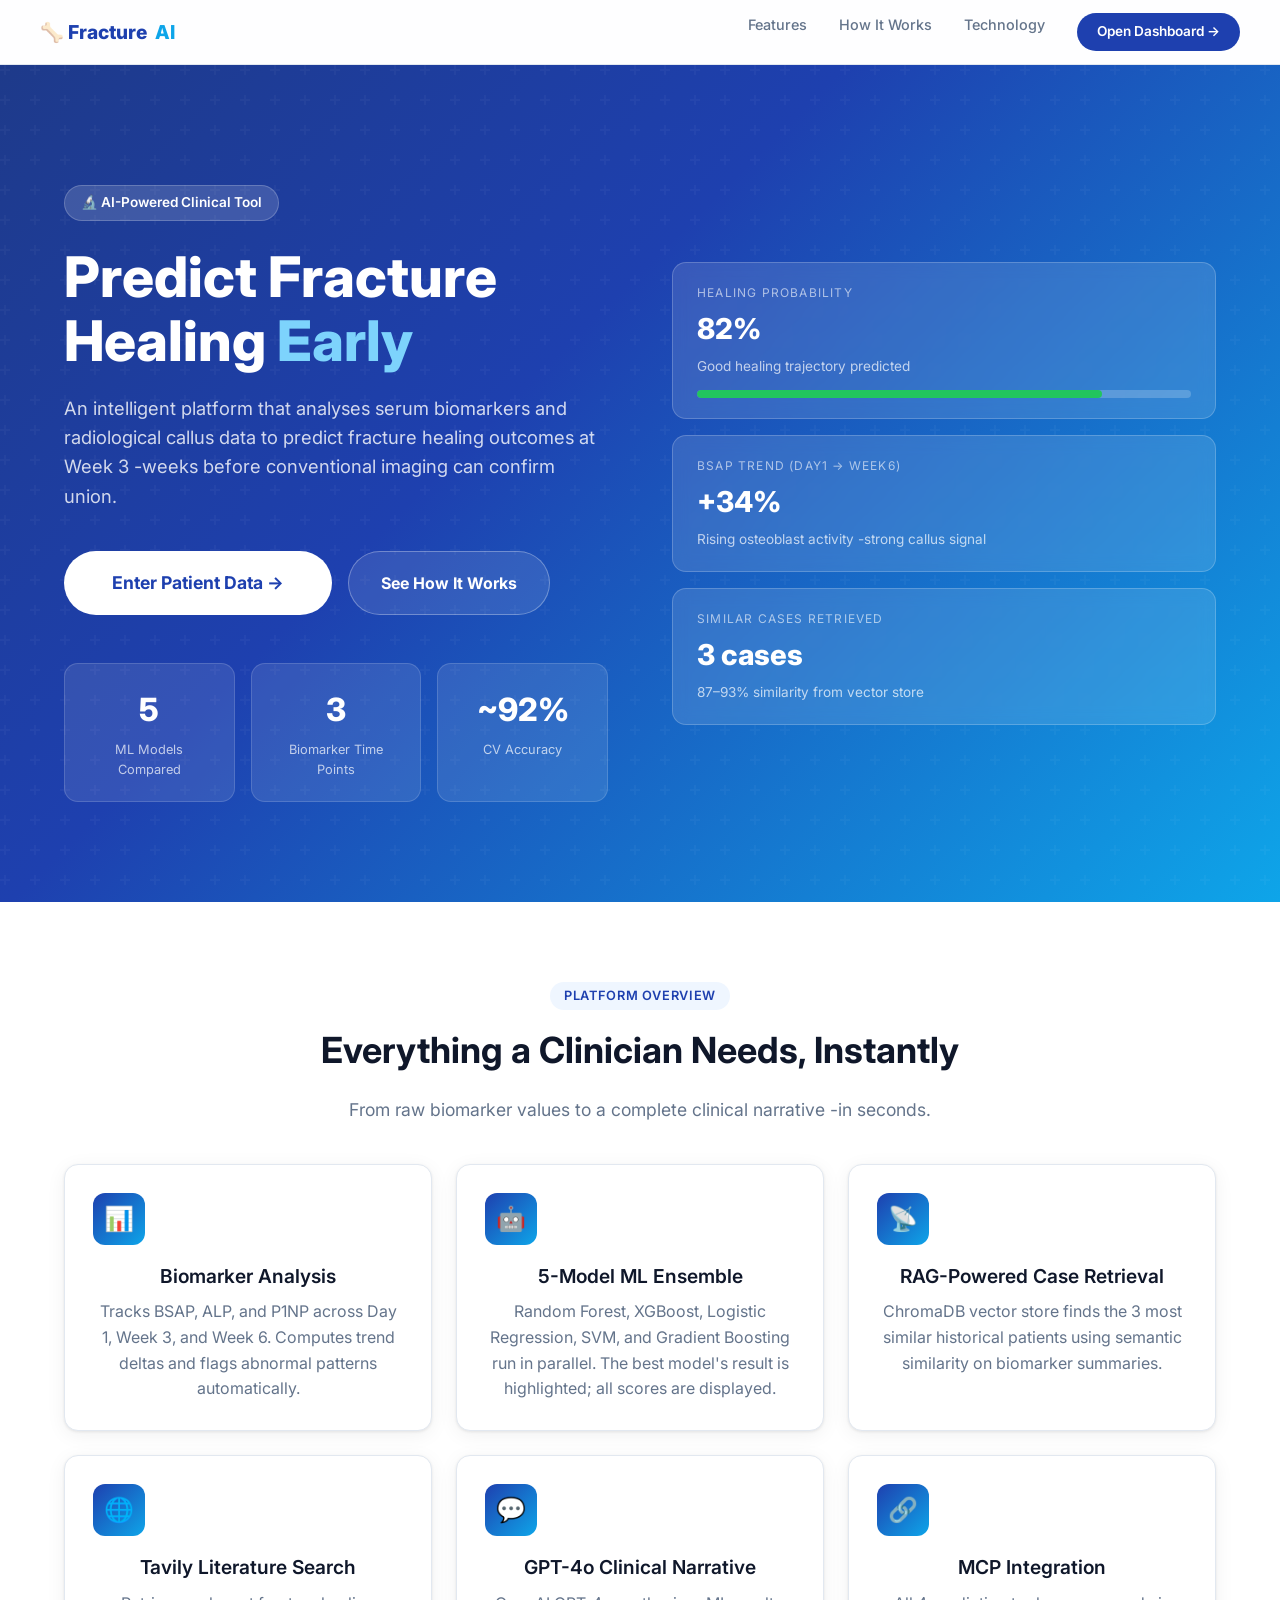
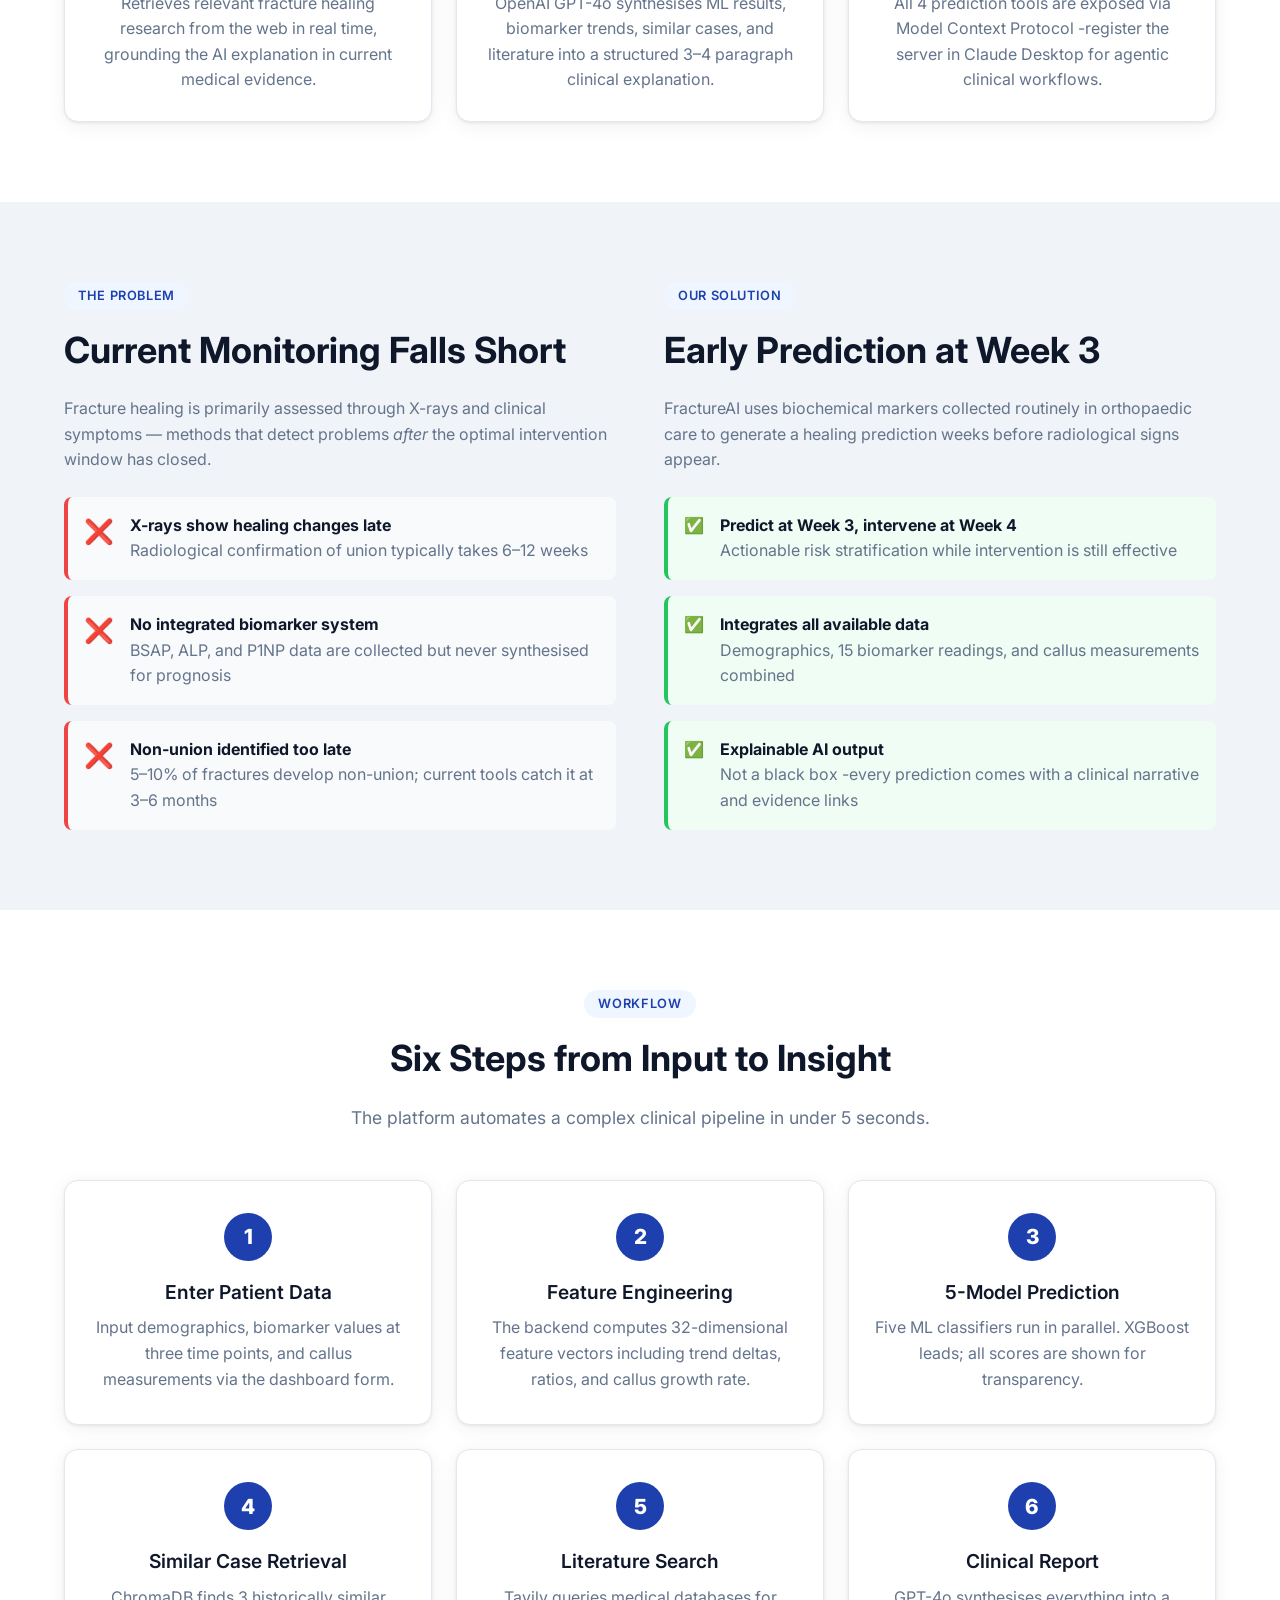
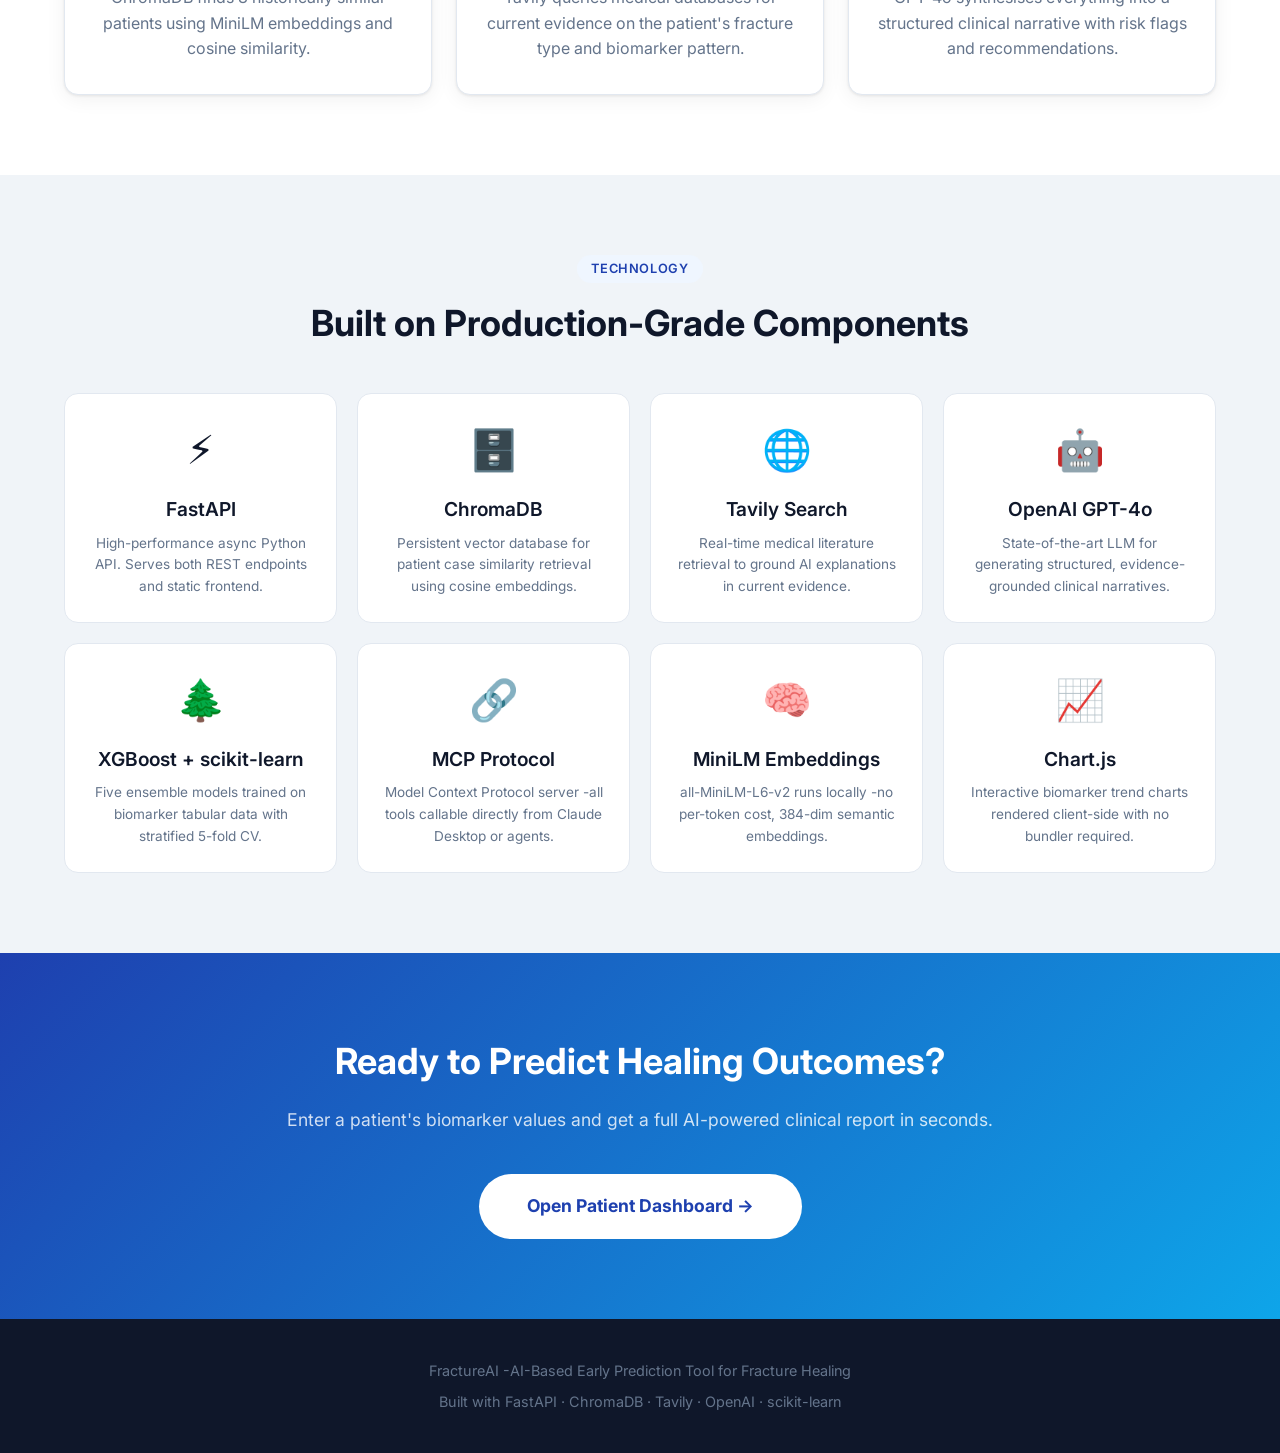
<file: frontend/index.html>
<!DOCTYPE html>
<html lang="en">
<head>
  <meta charset="UTF-8" />
  <meta name="viewport" content="width=device-width, initial-scale=1.0" />
  <title>FractureAI -Early Fracture Healing Prediction</title>
  <link rel="preconnect" href="https://fonts.googleapis.com" />
  <link href="https://fonts.googleapis.com/css2?family=Inter:wght@400;500;600;700;800&display=swap" rel="stylesheet" />
  <link rel="stylesheet" href="style.css" />
</head>
<body>

<!-- ── Navbar ─────────────────────────────────────────────────────── -->
<nav class="navbar">
  <div class="navbar-inner">
    <div class="navbar-brand">
      🦴 Fracture<span class="dot">AI</span>
    </div>
    <div class="navbar-links">
      <a href="#features">Features</a>
      <a href="#how-it-works">How It Works</a>
      <a href="#tech">Technology</a>
      <a href="dashboard" class="navbar-cta">Open Dashboard →</a>
    </div>
  </div>
</nav>

<!-- ── 1. Hero ──────────────────────────────────────────────────────── -->
<section class="hero">
  <div class="hero-inner">
    <div class="hero-grid">
      <div>
        <div class="hero-badge">🔬 AI-Powered Clinical Tool</div>
        <h1>Predict Fracture Healing <em style="font-style:normal;color:#7dd3fc">Early</em></h1>
        <p>
          An intelligent platform that analyses serum biomarkers and radiological callus data to predict
          fracture healing outcomes at Week 3 -weeks before conventional imaging can confirm union.
        </p>
        <div class="hero-actions">
          <a href="dashboard" class="btn btn-white btn-lg">Enter Patient Data →</a>
          <a href="#how-it-works" class="btn btn-ghost">See How It Works</a>
        </div>
        <div class="hero-stats">
          <div class="stat-card">
            <span class="stat-num">5</span>
            <div class="stat-label">ML Models Compared</div>
          </div>
          <div class="stat-card">
            <span class="stat-num">3</span>
            <div class="stat-label">Biomarker Time Points</div>
          </div>
          <div class="stat-card">
            <span class="stat-num">~92%</span>
            <div class="stat-label">CV Accuracy</div>
          </div>
        </div>
      </div>
      <div class="hero-visual">
        <div class="hero-card">
          <div class="hero-card-label">Healing Probability</div>
          <div class="hero-card-value">82%</div>
          <div class="hero-card-sub">Good healing trajectory predicted</div>
          <div class="healing-bar"><div class="healing-bar-fill" style="width:82%"></div></div>
        </div>
        <div class="hero-card">
          <div class="hero-card-label">BSAP Trend (Day1 → Week6)</div>
          <div class="hero-card-value">+34%</div>
          <div class="hero-card-sub">Rising osteoblast activity -strong callus signal</div>
        </div>
        <div class="hero-card">
          <div class="hero-card-label">Similar Cases Retrieved</div>
          <div class="hero-card-value">3 cases</div>
          <div class="hero-card-sub">87–93% similarity from vector store</div>
        </div>
      </div>
    </div>
  </div>
</section>

<!-- ── 2. What It Does ─────────────────────────────────────────────── -->
<section class="section section-alt" id="features">
  <div class="container text-center">
    <div class="tag">Platform Overview</div>
    <h2 class="section-title">Everything a Clinician Needs, Instantly</h2>
    <p class="section-subtitle">
      From raw biomarker values to a complete clinical narrative -in seconds.
    </p>
    <div class="feature-grid mt-40">
      <div class="card">
        <div class="feature-icon">📊</div>
        <h3>Biomarker Analysis</h3>
        <p class="mt-8">
          Tracks BSAP, ALP, and P1NP across Day 1, Week 3, and Week 6. Computes trend deltas and
          flags abnormal patterns automatically.
        </p>
      </div>
      <div class="card">
        <div class="feature-icon">🤖</div>
        <h3>5-Model ML Ensemble</h3>
        <p class="mt-8">
          Random Forest, XGBoost, Logistic Regression, SVM, and Gradient Boosting run in parallel.
          The best model's result is highlighted; all scores are displayed.
        </p>
      </div>
      <div class="card">
        <div class="feature-icon">📡</div>
        <h3>RAG-Powered Case Retrieval</h3>
        <p class="mt-8">
          ChromaDB vector store finds the 3 most similar historical patients using semantic
          similarity on biomarker summaries.
        </p>
      </div>
      <div class="card">
        <div class="feature-icon">🌐</div>
        <h3>Tavily Literature Search</h3>
        <p class="mt-8">
          Retrieves relevant fracture healing research from the web in real time, grounding the
          AI explanation in current medical evidence.
        </p>
      </div>
      <div class="card">
        <div class="feature-icon">💬</div>
        <h3>GPT-4o Clinical Narrative</h3>
        <p class="mt-8">
          OpenAI GPT-4o synthesises ML results, biomarker trends, similar cases, and literature
          into a structured 3–4 paragraph clinical explanation.
        </p>
      </div>
      <div class="card">
        <div class="feature-icon">🔗</div>
        <h3>MCP Integration</h3>
        <p class="mt-8">
          All 4 prediction tools are exposed via Model Context Protocol -register the server in
          Claude Desktop for agentic clinical workflows.
        </p>
      </div>
    </div>
  </div>
</section>

<!-- ── 3. Why It Matters ───────────────────────────────────────────── -->
<section class="section" id="why">
  <div class="container">
    <div class="why-grid">
      <div>
        <div class="tag">The Problem</div>
        <h2 class="section-title">Current Monitoring Falls Short</h2>
        <p>
          Fracture healing is primarily assessed through X-rays and clinical symptoms —
          methods that detect problems <em>after</em> the optimal intervention window has closed.
        </p>
        <div class="problem-list">
          <div class="problem-item">
            <div class="icon">❌</div>
            <div>
              <strong>X-rays show healing changes late</strong>
              <p>Radiological confirmation of union typically takes 6–12 weeks</p>
            </div>
          </div>
          <div class="problem-item">
            <div class="icon">❌</div>
            <div>
              <strong>No integrated biomarker system</strong>
              <p>BSAP, ALP, and P1NP data are collected but never synthesised for prognosis</p>
            </div>
          </div>
          <div class="problem-item">
            <div class="icon">❌</div>
            <div>
              <strong>Non-union identified too late</strong>
              <p>5–10% of fractures develop non-union; current tools catch it at 3–6 months</p>
            </div>
          </div>
        </div>
      </div>
      <div>
        <div class="tag">Our Solution</div>
        <h2 class="section-title">Early Prediction at Week 3</h2>
        <p>
          FractureAI uses biochemical markers collected routinely in orthopaedic care to generate
          a healing prediction weeks before radiological signs appear.
        </p>
        <div class="solution-list">
          <div class="solution-item">
            <div class="icon">✅</div>
            <div>
              <strong>Predict at Week 3, intervene at Week 4</strong>
              <p>Actionable risk stratification while intervention is still effective</p>
            </div>
          </div>
          <div class="solution-item">
            <div class="icon">✅</div>
            <div>
              <strong>Integrates all available data</strong>
              <p>Demographics, 15 biomarker readings, and callus measurements combined</p>
            </div>
          </div>
          <div class="solution-item">
            <div class="icon">✅</div>
            <div>
              <strong>Explainable AI output</strong>
              <p>Not a black box -every prediction comes with a clinical narrative and evidence links</p>
            </div>
          </div>
        </div>
      </div>
    </div>
  </div>
</section>

<!-- ── 4. How It Works ─────────────────────────────────────────────── -->
<section class="section section-alt" id="how-it-works">
  <div class="container text-center">
    <div class="tag">Workflow</div>
    <h2 class="section-title">Six Steps from Input to Insight</h2>
    <p class="section-subtitle">The platform automates a complex clinical pipeline in under 5 seconds.</p>
    <div class="steps-grid">
      <div class="card step-card">
        <div class="step-num">1</div>
        <h3>Enter Patient Data</h3>
        <p class="mt-8">Input demographics, biomarker values at three time points, and callus measurements via the dashboard form.</p>
      </div>
      <div class="card step-card">
        <div class="step-num">2</div>
        <h3>Feature Engineering</h3>
        <p class="mt-8">The backend computes 32-dimensional feature vectors including trend deltas, ratios, and callus growth rate.</p>
      </div>
      <div class="card step-card">
        <div class="step-num">3</div>
        <h3>5-Model Prediction</h3>
        <p class="mt-8">Five ML classifiers run in parallel. XGBoost leads; all scores are shown for transparency.</p>
      </div>
      <div class="card step-card">
        <div class="step-num">4</div>
        <h3>Similar Case Retrieval</h3>
        <p class="mt-8">ChromaDB finds 3 historically similar patients using MiniLM embeddings and cosine similarity.</p>
      </div>
      <div class="card step-card">
        <div class="step-num">5</div>
        <h3>Literature Search</h3>
        <p class="mt-8">Tavily queries medical databases for current evidence on the patient's fracture type and biomarker pattern.</p>
      </div>
      <div class="card step-card">
        <div class="step-num">6</div>
        <h3>Clinical Report</h3>
        <p class="mt-8">GPT-4o synthesises everything into a structured clinical narrative with risk flags and recommendations.</p>
      </div>
    </div>
  </div>
</section>

<!-- ── 5. Tech Stack ───────────────────────────────────────────────── -->
<section class="section" id="tech">
  <div class="container text-center">
    <div class="tag">Technology</div>
    <h2 class="section-title">Built on Production-Grade Components</h2>
    <div class="tech-grid">
      <div class="tech-card">
        <div class="tech-icon">⚡</div>
        <h3>FastAPI</h3>
        <p class="mt-8" style="font-size:0.85rem">High-performance async Python API. Serves both REST endpoints and static frontend.</p>
      </div>
      <div class="tech-card">
        <div class="tech-icon">🗄️</div>
        <h3>ChromaDB</h3>
        <p class="mt-8" style="font-size:0.85rem">Persistent vector database for patient case similarity retrieval using cosine embeddings.</p>
      </div>
      <div class="tech-card">
        <div class="tech-icon">🌐</div>
        <h3>Tavily Search</h3>
        <p class="mt-8" style="font-size:0.85rem">Real-time medical literature retrieval to ground AI explanations in current evidence.</p>
      </div>
      <div class="tech-card">
        <div class="tech-icon">🤖</div>
        <h3>OpenAI GPT-4o</h3>
        <p class="mt-8" style="font-size:0.85rem">State-of-the-art LLM for generating structured, evidence-grounded clinical narratives.</p>
      </div>
      <div class="tech-card">
        <div class="tech-icon">🌲</div>
        <h3>XGBoost + scikit-learn</h3>
        <p class="mt-8" style="font-size:0.85rem">Five ensemble models trained on biomarker tabular data with stratified 5-fold CV.</p>
      </div>
      <div class="tech-card">
        <div class="tech-icon">🔗</div>
        <h3>MCP Protocol</h3>
        <p class="mt-8" style="font-size:0.85rem">Model Context Protocol server -all tools callable directly from Claude Desktop or agents.</p>
      </div>
      <div class="tech-card">
        <div class="tech-icon">🧠</div>
        <h3>MiniLM Embeddings</h3>
        <p class="mt-8" style="font-size:0.85rem">all-MiniLM-L6-v2 runs locally -no per-token cost, 384-dim semantic embeddings.</p>
      </div>
      <div class="tech-card">
        <div class="tech-icon">📈</div>
        <h3>Chart.js</h3>
        <p class="mt-8" style="font-size:0.85rem">Interactive biomarker trend charts rendered client-side with no bundler required.</p>
      </div>
    </div>
  </div>
</section>

<!-- ── 6. CTA ──────────────────────────────────────────────────────── -->
<section class="cta-section">
  <div class="container">
    <h2>Ready to Predict Healing Outcomes?</h2>
    <p>Enter a patient's biomarker values and get a full AI-powered clinical report in seconds.</p>
    <a href="dashboard" class="btn btn-white btn-lg">Open Patient Dashboard →</a>
  </div>
</section>

<!-- ── Footer ─────────────────────────────────────────────────────── -->
<footer>
  <div class="container">
    <p>FractureAI -AI-Based Early Prediction Tool for Fracture Healing</p>
    <p style="margin-top:8px">Built with FastAPI · ChromaDB · Tavily · OpenAI · scikit-learn</p>
  </div>
</footer>

</body>
</html>
</file>
<file: frontend/style.css>
/* =====================================================================
   Design tokens
   ===================================================================== */
:root {
  --primary:      #1e40af;
  --primary-dark: #1e3a8a;
  --secondary:    #0ea5e9;
  --accent:       #06b6d4;
  --good:         #22c55e;
  --moderate:     #f59e0b;
  --poor:         #ef4444;
  --bg:           #f0f4f8;
  --surface:      #ffffff;
  --surface-2:    #f8fafc;
  --border:       #e2e8f0;
  --text:         #0f172a;
  --text-muted:   #64748b;
  --radius:       14px;
  --radius-sm:    8px;
  --shadow:       0 1px 3px rgba(0,0,0,0.08), 0 4px 20px rgba(0,0,0,0.06);
  --shadow-lg:    0 8px 40px rgba(0,0,0,0.12);
  --font:         'Inter', system-ui, -apple-system, sans-serif;
}

/* =====================================================================
   Reset & base
   ===================================================================== */
*, *::before, *::after { box-sizing: border-box; margin: 0; padding: 0; }
html { scroll-behavior: smooth; font-size: 16px; }
body { font-family: var(--font); background: var(--bg); color: var(--text); line-height: 1.6; }
a { color: var(--primary); text-decoration: none; }
img { max-width: 100%; }
ul { list-style: none; }

/* =====================================================================
   Typography
   ===================================================================== */
h1 { font-size: clamp(2rem, 5vw, 3.5rem); font-weight: 800; line-height: 1.15; }
h2 { font-size: clamp(1.5rem, 3vw, 2.25rem); font-weight: 700; }
h3 { font-size: 1.2rem; font-weight: 600; }
p  { color: var(--text-muted); }

/* =====================================================================
   Layout helpers
   ===================================================================== */
.container  { max-width: 1200px; margin: 0 auto; padding: 0 24px; }
.section    { padding: 80px 0; }
.section-alt { background: var(--surface); }
.text-center { text-align: center; }
.flex       { display: flex; }
.flex-center { display: flex; align-items: center; justify-content: center; }
.gap-16     { gap: 16px; }
.gap-24     { gap: 24px; }
.mt-8       { margin-top: 8px; }
.mt-16      { margin-top: 16px; }
.mt-24      { margin-top: 24px; }
.mt-40      { margin-top: 40px; }

/* =====================================================================
   Navbar
   ===================================================================== */
.navbar {
  position: sticky; top: 0; z-index: 100;
  background: rgba(255,255,255,0.9);
  backdrop-filter: blur(12px);
  border-bottom: 1px solid var(--border);
  padding: 0 24px;
}
.navbar-inner {
  max-width: 1200px; margin: 0 auto;
  display: flex; align-items: center; justify-content: space-between;
  height: 64px;
}
.navbar-brand {
  font-size: 1.2rem; font-weight: 800; color: var(--primary);
  display: flex; align-items: center; gap: 8px;
}
.navbar-brand .dot { color: var(--secondary); }
.navbar-links { display: flex; gap: 32px; }
.navbar-links a { font-size: 0.9rem; font-weight: 500; color: var(--text-muted); transition: color .2s; }
.navbar-links a:hover { color: var(--primary); }
.navbar-cta {
  background: var(--primary); color: #fff !important;
  padding: 8px 20px; border-radius: 50px;
  font-weight: 600 !important; font-size: 0.85rem !important;
  transition: background .2s;
}
.navbar-cta:hover { background: var(--primary-dark) !important; color: #fff !important; }

/* =====================================================================
   Buttons
   ===================================================================== */
.btn {
  display: inline-flex; align-items: center; gap: 8px;
  padding: 14px 32px; border-radius: 50px;
  font-weight: 700; font-size: 1rem; cursor: pointer;
  border: none; transition: all .2s; text-decoration: none;
}
.btn-primary { background: var(--primary); color: #fff; }
.btn-primary:hover { background: var(--primary-dark); transform: translateY(-1px); box-shadow: 0 6px 20px rgba(30,64,175,0.3); }
.btn-outline { background: transparent; color: var(--primary); border: 2px solid var(--primary); }
.btn-outline:hover { background: var(--primary); color: #fff; }
.btn-sm { padding: 10px 24px; font-size: 0.9rem; }
.btn-lg { padding: 18px 48px; font-size: 1.1rem; }

/* =====================================================================
   Hero
   ===================================================================== */
.hero {
  background: linear-gradient(135deg, #1e3a8a 0%, #1e40af 40%, #0ea5e9 100%);
  color: #fff; padding: 120px 0 100px; overflow: hidden; position: relative;
}
.hero::before {
  content: '';
  position: absolute; inset: 0;
  background: url("data:image/svg+xml,%3Csvg width='60' height='60' viewBox='0 0 60 60' xmlns='http://www.w3.org/2000/svg'%3E%3Cg fill='none' fill-rule='evenodd'%3E%3Cg fill='%23ffffff' fill-opacity='0.03'%3E%3Cpath d='M36 34v-4h-2v4h-4v2h4v4h2v-4h4v-2h-4zm0-30V0h-2v4h-4v2h4v4h2V6h4V4h-4zM6 34v-4H4v4H0v2h4v4h2v-4h4v-2H6zM6 4V0H4v4H0v2h4v4h2V6h4V4H6z'/%3E%3C/g%3E%3C/g%3E%3C/svg%3E");
}
.hero-inner { position: relative; max-width: 1200px; margin: 0 auto; padding: 0 24px; }
.hero-grid { display: grid; grid-template-columns: 1fr 1fr; gap: 64px; align-items: center; }
.hero-badge {
  display: inline-flex; align-items: center; gap: 8px;
  background: rgba(255,255,255,0.15); color: #fff;
  padding: 6px 16px; border-radius: 50px; font-size: 0.85rem; font-weight: 600;
  margin-bottom: 24px; border: 1px solid rgba(255,255,255,0.2);
}
.hero h1 { color: #fff; margin-bottom: 20px; }
.hero p { color: rgba(255,255,255,0.8); font-size: 1.15rem; margin-bottom: 40px; }
.hero-actions { display: flex; gap: 16px; flex-wrap: wrap; }
.btn-white { background: #fff; color: var(--primary); font-weight: 700; }
.btn-white:hover { background: #f0f4ff; transform: translateY(-1px); box-shadow: 0 6px 20px rgba(0,0,0,0.15); }
.btn-ghost { background: rgba(255,255,255,0.1); color: #fff; border: 1px solid rgba(255,255,255,0.3); }
.btn-ghost:hover { background: rgba(255,255,255,0.2); }
.hero-stats { display: grid; grid-template-columns: repeat(3,1fr); gap: 16px; margin-top: 48px; }
.stat-card {
  background: rgba(255,255,255,0.1); border: 1px solid rgba(255,255,255,0.15);
  border-radius: var(--radius); padding: 20px; text-align: center;
}
.stat-card .stat-num { font-size: 2rem; font-weight: 800; color: #fff; display: block; }
.stat-card .stat-label { font-size: 0.8rem; color: rgba(255,255,255,0.7); margin-top: 4px; }
.hero-visual {
  display: flex; flex-direction: column; gap: 16px;
}
.hero-card {
  background: rgba(255,255,255,0.12); border: 1px solid rgba(255,255,255,0.2);
  border-radius: var(--radius); padding: 20px 24px;
  backdrop-filter: blur(8px);
}
.hero-card-label { font-size: 0.75rem; color: rgba(255,255,255,0.6); text-transform: uppercase; letter-spacing: 0.1em; }
.hero-card-value { font-size: 1.8rem; font-weight: 800; color: #fff; margin: 4px 0; }
.hero-card-sub { font-size: 0.85rem; color: rgba(255,255,255,0.7); }
.healing-bar { height: 8px; background: rgba(255,255,255,0.2); border-radius: 4px; margin-top: 12px; overflow: hidden; }
.healing-bar-fill { height: 100%; border-radius: 4px; background: var(--good); transition: width 1s ease; }

/* =====================================================================
   Cards / grids
   ===================================================================== */
.card {
  background: var(--surface); border: 1px solid var(--border);
  border-radius: var(--radius); padding: 28px;
  box-shadow: var(--shadow); transition: transform .2s, box-shadow .2s;
}
.card:hover { transform: translateY(-3px); box-shadow: var(--shadow-lg); }
.feature-grid { display: grid; grid-template-columns: repeat(3,1fr); gap: 24px; }
.feature-icon {
  width: 52px; height: 52px; border-radius: 12px;
  background: linear-gradient(135deg, var(--primary), var(--secondary));
  display: flex; align-items: center; justify-content: center;
  font-size: 1.5rem; margin-bottom: 16px;
}
.steps-grid { display: grid; grid-template-columns: repeat(3,1fr); gap: 24px; margin-top: 48px; }
.step-card { text-align: center; padding: 32px 24px; }
.step-num {
  width: 48px; height: 48px; border-radius: 50%;
  background: var(--primary); color: #fff;
  font-size: 1.3rem; font-weight: 800;
  display: flex; align-items: center; justify-content: center;
  margin: 0 auto 16px;
}
.tech-grid { display: grid; grid-template-columns: repeat(4,1fr); gap: 20px; margin-top: 40px; }
.tech-card {
  background: var(--surface); border: 1px solid var(--border);
  border-radius: var(--radius); padding: 24px;
  text-align: center; transition: transform .2s;
}
.tech-card:hover { transform: translateY(-2px); }
.tech-icon { font-size: 2.5rem; margin-bottom: 12px; }

/* =====================================================================
   Section titles
   ===================================================================== */
.section-title { margin-bottom: 16px; }
.section-subtitle { font-size: 1.1rem; color: var(--text-muted); max-width: 640px; margin: 0 auto; }
.tag {
  display: inline-block;
  background: #eff6ff; color: var(--primary);
  padding: 4px 14px; border-radius: 50px;
  font-size: 0.8rem; font-weight: 600; text-transform: uppercase; letter-spacing: 0.05em;
  margin-bottom: 12px;
}

/* =====================================================================
   Why It Matters
   ===================================================================== */
.why-grid { display: grid; grid-template-columns: 1fr 1fr; gap: 48px; align-items: center; }
.problem-list { display: flex; flex-direction: column; gap: 16px; margin-top: 24px; }
.problem-item {
  display: flex; gap: 16px; align-items: flex-start;
  padding: 16px; background: var(--surface-2); border-radius: var(--radius-sm);
  border-left: 4px solid var(--poor);
}
.problem-item .icon { font-size: 1.5rem; }
.solution-list { display: flex; flex-direction: column; gap: 16px; margin-top: 24px; }
.solution-item {
  display: flex; gap: 16px; align-items: flex-start;
  padding: 16px; background: #f0fdf4; border-radius: var(--radius-sm);
  border-left: 4px solid var(--good);
}

/* =====================================================================
   CTA section
   ===================================================================== */
.cta-section {
  background: linear-gradient(135deg, var(--primary), var(--secondary));
  padding: 80px 0; text-align: center; color: #fff;
}
.cta-section h2 { color: #fff; }
.cta-section p { color: rgba(255,255,255,0.8); font-size: 1.1rem; margin: 16px 0 40px; }

/* =====================================================================
   Footer
   ===================================================================== */
footer {
  background: #0f172a; color: rgba(255,255,255,0.5);
  padding: 40px 0; text-align: center; font-size: 0.9rem;
}

/* =====================================================================
   Dashboard -layout
   ===================================================================== */
.dashboard-layout {
  display: grid; grid-template-columns: 460px 1fr;
  gap: 24px; max-width: 1400px; margin: 0 auto;
  padding: 24px; min-height: calc(100vh - 64px);
  align-items: start;
}
.form-panel {
  background: var(--surface); border: 1px solid var(--border);
  border-radius: var(--radius); box-shadow: var(--shadow);
  position: sticky; top: 88px;
}
.form-panel-header {
  padding: 24px 28px 20px;
  border-bottom: 1px solid var(--border);
}
.form-panel-header h2 { font-size: 1.3rem; }
.form-body { padding: 24px 28px; }
.results-panel { display: flex; flex-direction: column; gap: 20px; }

/* =====================================================================
   Form
   ===================================================================== */
.form-section { margin-bottom: 28px; }
.form-section-title {
  font-size: 0.75rem; font-weight: 700; text-transform: uppercase;
  letter-spacing: 0.08em; color: var(--primary); margin-bottom: 14px;
  padding-bottom: 8px; border-bottom: 1px solid var(--border);
}
.form-row { display: grid; grid-template-columns: 1fr 1fr; gap: 12px; }
.form-row.cols-3 { grid-template-columns: 1fr 1fr 1fr; }
.form-group { display: flex; flex-direction: column; gap: 6px; }
.form-group label { font-size: 0.8rem; font-weight: 600; color: var(--text-muted); }
.form-group input, .form-group select {
  border: 1px solid var(--border); border-radius: var(--radius-sm);
  padding: 9px 12px; font-size: 0.9rem; color: var(--text);
  background: var(--surface-2); transition: border-color .2s;
  width: 100%;
}
.form-group input:focus, .form-group select:focus {
  outline: none; border-color: var(--primary);
  box-shadow: 0 0 0 3px rgba(30,64,175,0.08);
}
.radio-group { display: flex; gap: 12px; flex-wrap: wrap; margin-top: 4px; }
.radio-label {
  display: flex; align-items: center; gap: 6px;
  font-size: 0.85rem; cursor: pointer; padding: 8px 14px;
  border: 1px solid var(--border); border-radius: var(--radius-sm);
  transition: all .15s;
}
.radio-label:has(input:checked) {
  border-color: var(--primary); background: #eff6ff; color: var(--primary);
}
.radio-label input { display: none; }

/* Tabs */
.tabs { display: flex; gap: 0; border-bottom: 1px solid var(--border); margin-bottom: 16px; }
.tab-btn {
  flex: 1; padding: 8px; font-size: 0.8rem; font-weight: 600;
  background: none; border: none; border-bottom: 2px solid transparent;
  cursor: pointer; color: var(--text-muted); transition: all .2s;
}
.tab-btn.active { color: var(--primary); border-bottom-color: var(--primary); }
.tab-panel { display: none; }
.tab-panel.active { display: block; }

.submit-btn {
  width: 100%; padding: 14px; background: var(--primary); color: #fff;
  border: none; border-radius: var(--radius-sm); font-size: 1rem; font-weight: 700;
  cursor: pointer; transition: all .2s; margin-top: 8px;
  display: flex; align-items: center; justify-content: center; gap: 8px;
}
.submit-btn:hover { background: var(--primary-dark); }
.submit-btn:disabled { opacity: 0.6; cursor: not-allowed; }

/* =====================================================================
   Results cards
   ===================================================================== */
.result-card {
  background: var(--surface); border: 1px solid var(--border);
  border-radius: var(--radius); padding: 24px; box-shadow: var(--shadow);
}
.result-card-title {
  font-size: 0.75rem; font-weight: 700; text-transform: uppercase;
  letter-spacing: 0.08em; color: var(--text-muted); margin-bottom: 16px;
}
.empty-state {
  background: var(--surface); border: 2px dashed var(--border);
  border-radius: var(--radius); padding: 60px 24px;
  text-align: center; color: var(--text-muted);
}
.empty-icon { font-size: 3rem; margin-bottom: 16px; }

/* Gauge */
.gauge-wrap { display: flex; align-items: center; gap: 32px; }
.gauge-svg-wrap { position: relative; width: 160px; height: 160px; flex-shrink: 0; }
.gauge-svg { transform: rotate(-90deg); }
.gauge-bg { fill: none; stroke: var(--border); stroke-width: 12; }
.gauge-arc { fill: none; stroke-width: 12; stroke-linecap: round; transition: stroke-dasharray 1s ease; }
.gauge-label {
  position: absolute; inset: 0;
  display: flex; flex-direction: column; align-items: center; justify-content: center;
}
.gauge-pct { font-size: 2rem; font-weight: 800; color: var(--text); }
.gauge-sub { font-size: 0.75rem; color: var(--text-muted); }
.gauge-info { flex: 1; }
.category-badge {
  display: inline-block; padding: 6px 18px; border-radius: 50px;
  font-weight: 700; font-size: 0.9rem; margin-bottom: 12px;
}
.badge-good     { background: #dcfce7; color: #166534; }
.badge-moderate { background: #fef3c7; color: #92400e; }
.badge-poor     { background: #fee2e2; color: #991b1b; }
.model-scores { display: flex; flex-direction: column; gap: 8px; margin-top: 8px; }
.model-score-row { display: flex; align-items: center; gap: 8px; font-size: 0.85rem; }
.model-name { width: 140px; color: var(--text-muted); }
.score-bar-wrap { flex: 1; background: var(--border); border-radius: 4px; height: 6px; overflow: hidden; }
.score-bar { height: 100%; background: var(--primary); border-radius: 4px; transition: width .8s ease; }
.score-val { width: 36px; text-align: right; font-weight: 600; color: var(--text); }

/* Charts */
.charts-grid { display: grid; grid-template-columns: 1fr 1fr; gap: 16px; }
.chart-box { background: var(--surface-2); border-radius: var(--radius-sm); padding: 16px; }
.chart-box canvas { max-height: 160px; }

/* Similar cases */
.cases-table { width: 100%; border-collapse: collapse; font-size: 0.85rem; }
.cases-table th {
  text-align: left; padding: 8px 12px; font-size: 0.75rem;
  color: var(--text-muted); border-bottom: 1px solid var(--border);
  font-weight: 600; text-transform: uppercase; letter-spacing: 0.05em;
}
.cases-table td { padding: 10px 12px; border-bottom: 1px solid var(--border); }
.cases-table tr:last-child td { border-bottom: none; }
.outcome-pill {
  padding: 3px 10px; border-radius: 50px; font-size: 0.75rem; font-weight: 600;
}
.sim-score { color: var(--text-muted); font-size: 0.8rem; }

/* Explanation */
.explanation-text {
  font-size: 0.92rem; line-height: 1.75; color: var(--text);
  white-space: pre-wrap;
}

/* Risk flags */
.flags-list { display: flex; flex-direction: column; gap: 8px; }
.flag-item {
  display: flex; align-items: flex-start; gap: 10px;
  padding: 10px 14px; border-radius: var(--radius-sm);
  background: #fff7ed; border-left: 3px solid var(--moderate);
  font-size: 0.88rem;
}
.rec-item {
  display: flex; align-items: flex-start; gap: 10px;
  padding: 10px 14px; border-radius: var(--radius-sm);
  background: #f0fdf4; border-left: 3px solid var(--good);
  font-size: 0.88rem;
}

/* Loading spinner */
.spinner {
  width: 20px; height: 20px;
  border: 2px solid rgba(255,255,255,0.4);
  border-top-color: #fff;
  border-radius: 50%; animation: spin .6s linear infinite;
}
@keyframes spin { to { transform: rotate(360deg); } }

/* =====================================================================
   Responsive
   ===================================================================== */
@media (max-width: 1100px) {
  .dashboard-layout { grid-template-columns: 1fr; }
  .form-panel { position: static; }
  .feature-grid { grid-template-columns: 1fr 1fr; }
  .tech-grid { grid-template-columns: 1fr 1fr; }
}
@media (max-width: 768px) {
  .hero-grid { grid-template-columns: 1fr; }
  .hero-visual { display: none; }
  .why-grid { grid-template-columns: 1fr; }
  .feature-grid { grid-template-columns: 1fr; }
  .steps-grid { grid-template-columns: 1fr; }
  .tech-grid { grid-template-columns: 1fr 1fr; }
  .charts-grid { grid-template-columns: 1fr; }
  .form-row { grid-template-columns: 1fr; }
  .navbar-links { display: none; }
}
</file>
